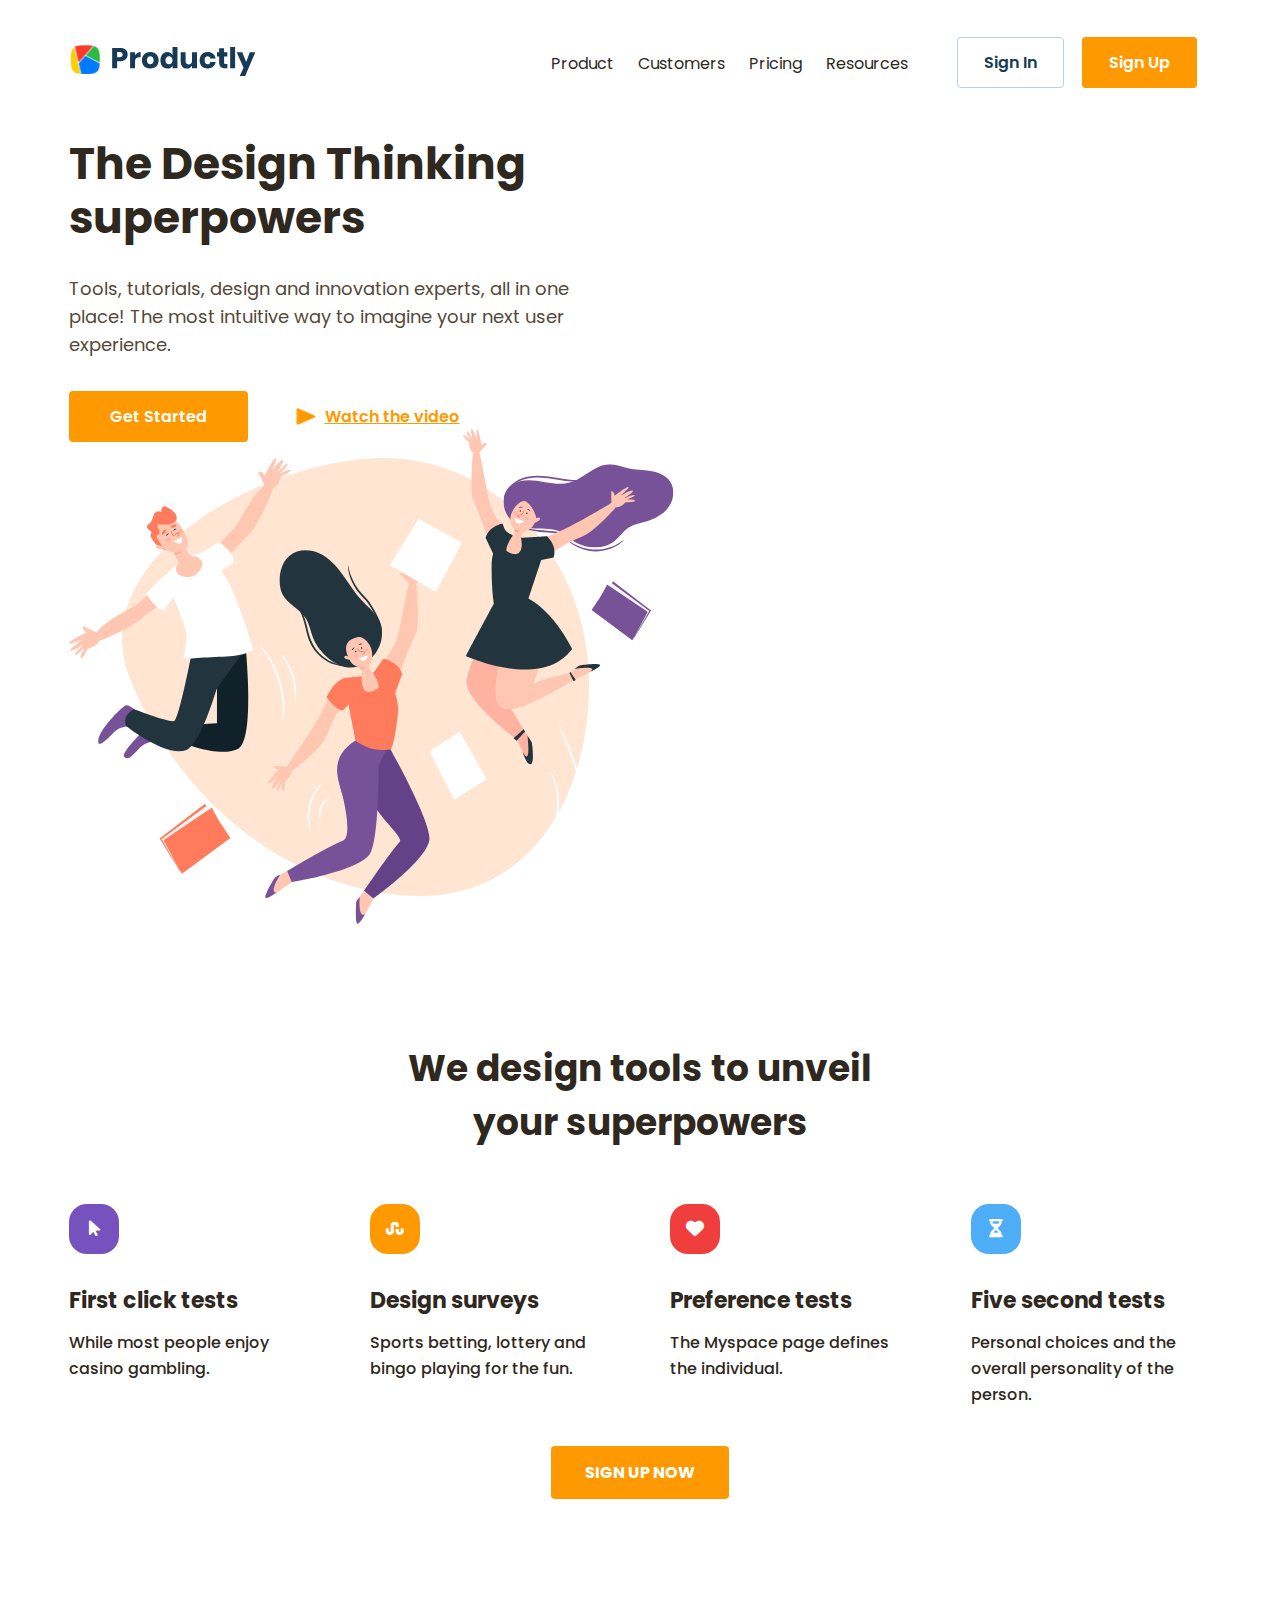
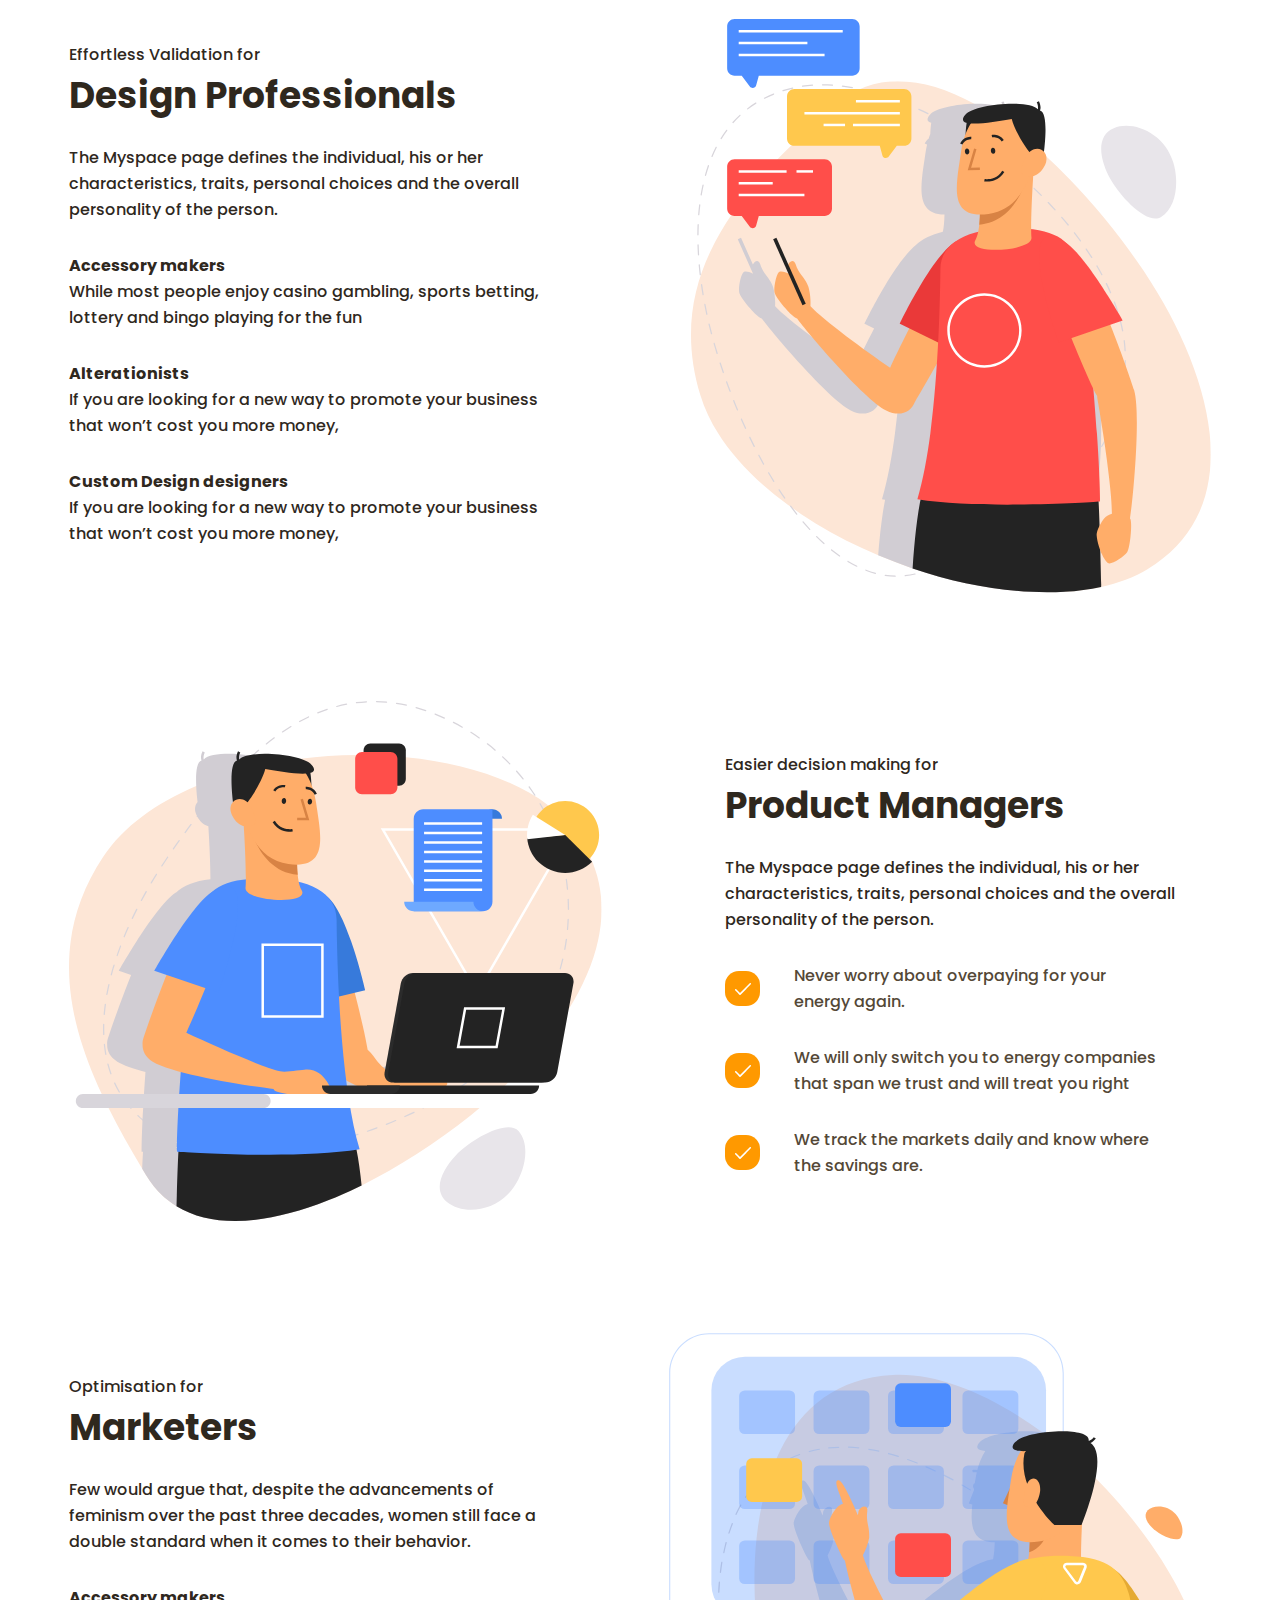
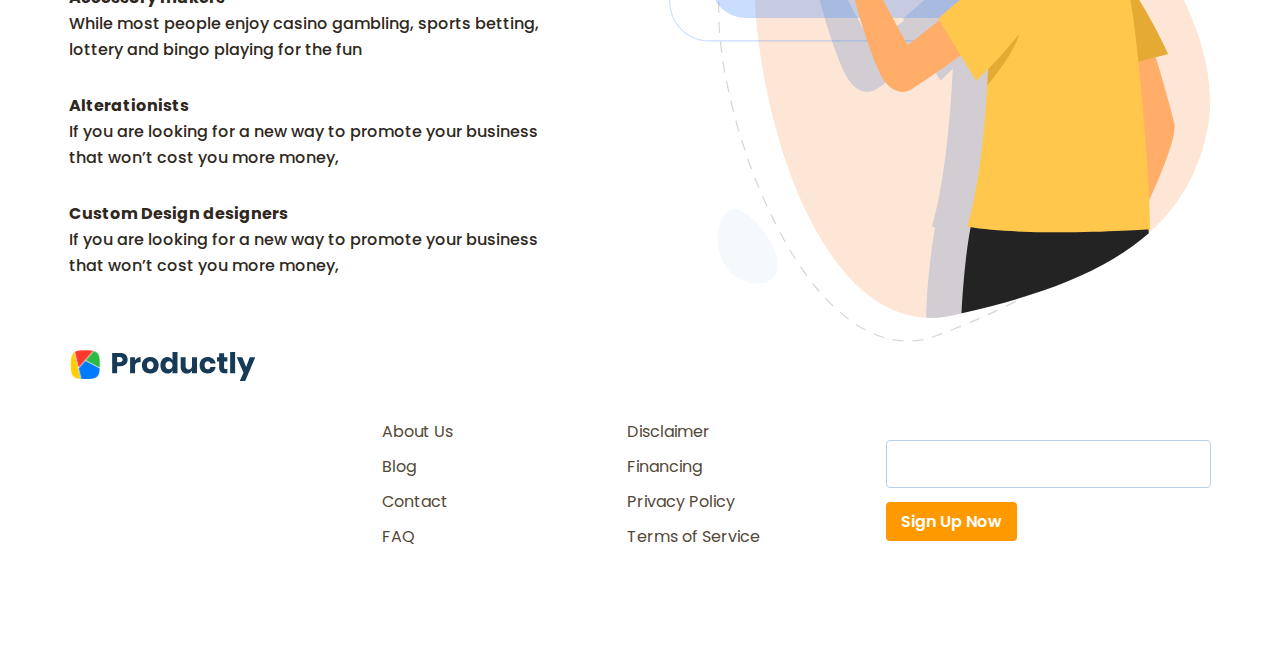
<file: index.html>
<!DOCTYPE html>
<html lang="en">

<head>
    <meta charset="UTF-8">
    <meta name="viewport" content="width=device-width, initial-scale=1.0">
    <link rel="stylesheet" href="style.css">

    <link rel="preconnect" href="https://fonts.googleapis.com">
    <link rel="preconnect" href="https://fonts.gstatic.com" crossorigin>
    <link href="https://fonts.googleapis.com/css2?family=Poppins:ital,wght@0,100;0,200;0,300;0,400;0,500;0,600;0,700;0,800;0,900;1,100;1,200;1,300;1,400;1,500;1,600;1,700;1,800;1,900&display=swap"
        rel="stylesheet">

    <link href="./assets/style/brands.css" rel="stylesheet" />
    <link href="./assets/style/fontawesome.css" rel="stylesheet" />
    <link href="/./assets/style/solid.css" rel="stylesheet" />

    <title>Productly</title>
</head>


<body>

   

    <!-- Header Section - Menu - -->
    <header class="header__section">
        <div class="container">
            <div class="header_content">
                <a class="logo" href="#">
                    <img src="assets/images/Logo.svg" alt="Company Logo">
                </a>
               
                <div class="nav_container">
                    <nav class="main_nav">
                        <ul class="main_nav_list ft-p fw-regular lh-28 main-text-color">
                            <li><a href="#">Product</a></li>
                            <li><a href="#">Customers</a></li>
                            <li><a href="#">Pricing</a></li>
                            <li><a href="#">Resources</a></li>
                        </ul>
                    </nav>


                    <div class="buttons">
                        <a class="button_header bt_b " href="#">sign in</a>
                        <a class="button_header accent" href="#">sign up</a>
                    </div>
                </div>
            </div>
        </div>
    </header>
    <main>

        <!-- Hero Section -->

        <section class="hero"> <!-- Surrounding the Hero Section -->
            <div class="container"> <!-- Container to set width of the content -->
                <div class="hero_content"> <!-- Div to center the content -->
                    <div class="text-col"> <!-- Div to set a width for the text -->
                        <h1 class="site_title">The Design Thinking superpowers</h1> <!-- H1 for the title -->
                        <p class="site_description p_hero_text_color"> <!-- p for the title description -->
                            Tools, tutorials, design and innovation experts, all in one place!
                            The most intuitive way to imagine your next user experience.
                        </p>
                        <div class="buttons"> <!-- div for th call to action buttons -->
                            <a class="button_hero accent" href="#">Get started</a> <!-- Button for "get started" -->
                            <a class="link_video underline" href="#">Watch the video</a>
                            <!-- Button for "Watch the video" -->
                        </div>
                    </div>
                    <div class="hero_col img-col"> <!-- Div to set the width for the image -->
                        <img src="./assets/images/hero_img.svg" alt="hero image">
                    </div>
                </div>
        </section>

        <!-- Feature Section -->

        <section class="feature">
            <div class="container">
                <div class="feature_content">
                    <div class="feature_header">
                        <h2 class="">We design tools to unveil your superpowers</h2>
                    </div>
                    <div class="feature_list ft-p fw-medium">
                        <div class="content_block">
                            <div class="feature_arrow feature_icon_i mb-30">
                            <i class="fa-solid fa-arrow-pointer"></i>  
                            </div>              
                            <h3 class="fs-22 mb-13">First click tests</h3>
                            <p class="fs-16 lh-26">While most people enjoy casino gambling.</p>
                        </div>
                        <div class="content_block">
                            <div class="feature_stumbleupon feature_icon_i mb-30">
                                <i class="fa-brands fa-stumbleupon"></i> 
                                </div>  
                            <h3 class="fs-22 mb-13">Design surveys</h3>
                            <p class="fs-16 lh-26">Sports betting, lottery and bingo playing for the fun.</p>
                        </div>
                        <div class="content_block">
                            <div class="feature_heart feature_icon_i mb-30">
                                <i class="fa-solid fa-heart"></i>
                                </div>
                            <h3 class="fs-22 mb-13">Preference tests</h3>
                            <p class="fs-16 lh-26">The Myspace page defines the individual.</p>
                        </div>
                        <div class="content_block">
                            <div class="feature_hourglass feature_icon_i mb-30">
                                <i class="fa-regular fa-hourglass-half"></i>
                                </div>
                            <h3 class="fs-22 mb-13">Five second tests</h3>
                            <p class="fs-16 lh-26">Personal choices and the overall personality of the person. </p>
                        </div>
                    </div>
                    <div class="buttons central">
                        <a class="button_feature accent uppercase" href="#">Sign up now</a>
                    </div>
                </div>
            </div>
        </section>

        <section class="effortless_validation">
            <div class="container">
                <div class="effortless_validation_content">
                    <div class="text-col-ev">
                        <div class="effortless_validation_header">
                            <p class="fw-medium lh-26 fs-16 ft-p">Effortless Validation for</p>
                            <h2 class="fw-bold fs-36 ft-p mb-22">Design Professionals</h2>
                        </div>
                        <p class="fw-medium lh-26 fs-16 ft-p mb-30">The Myspace page defines the individual, his or her
                            characteristics, traits, personal choices and the overall personality of the person. </p>
                        <h3 class="ft-p fw-bold fs-16 lh-26">Accessory makers</h3>
                        <p class="fw-medium lh-26 fs-16 ft-p mb-30">While most people enjoy casino gambling, sports
                            betting, lottery and bingo playing for the fun</p>
                        <h3 class="ft-p fw-bold fs-16 lh-26">Alterationists</h3>
                        <p class="fw-medium lh-26 fs-16 ft-p mb-30">If you are looking for a new way to promote your
                            business that won’t cost you more money, </p>
                        <h3 class="ft-p fw-bold fs-16 lh-26">Custom Design designers</h3>
                        <p class="fw-medium lh-26 fs-16 ft-p mb-30">If you are looking for a new way to promote your
                            business that won’t cost you more money, </p>
                    </div>

                    <div class="img-col-ev">
                        <img src="./assets/images/design_img.svg" alt="effortless_validation image">
                    </div>
                </div>
            </div>
        </section>

        <section class="product_managers">
            <div class="container">
                <div class="product_managers_content">

                    <div class="img-col-pm">
                        <img src="./assets/images/product_manager_img.svg" alt="effortless_validation image">
                    </div>
                    <div class="text-col-pm">
                        <div class="effortless_validation_header">
                            <p class="fw-medium lh-26 fs-16 ft-p">Easier decision making for</p>
                            <h2 class="fw-bold fs-36 ft-p mb-22">Product Managers</h2>
                        </div>
                        <p class="ft-p fs-16 lh-26 fw-medium mb-30">The Myspace page defines the individual, his or her
                            characteristics, traits, personal choices and the overall personality of the person.
                        </p>

                        <ul class="list ft-p fs-16 lh-26 fw-medium ">
                            <li class="list_item mb-30">
                                <span class="list_text">Never worry about overpaying for your energy again.</span>
                            </li>
                            <li class=" list_item mb-30">
                                <span class="list_text">We will only switch you to energy companies that span we trust
                                    and will treat you
                                    right</span>
                            </li>
                            <li class="list_item">
                                <span class="list_text">We track the markets daily and know where the savings
                                    are.</span>
                            </li>
                        </ul>
                    </div>
                </div>
            </div>

        </section>

        <section class="marketers">
            <div class="container">
                <div class="marketers_content">

                    <div class="text-col-ma">
                        <div class="marketers_header">
                            <p class="fw-medium lh-26 fs-16 ft-p">Optimisation for</p>
                            <h2 class="fw-bold fs-36 ft-p mb-22">Marketers</h2>
                        </div>
                        <p class="fw-medium lh-26 fs-16 ft-p mb-30">Few would argue that, despite the advancements of
                            feminism over the past three decades, women still face a double standard when it comes to
                            their behavior. </p>
                        <h3 class="ft-p fw-bold fs-16 lh-26">Accessory makers</h3>
                        <p class="fw-medium lh-26 fs-16 ft-p mb-30">While most people enjoy casino gambling, sports
                            betting, lottery and bingo playing for the fun</p>
                        <h3 class="ft-p fw-bold fs-16 lh-26">Alterationists</h3>
                        <p class="fw-medium lh-26 fs-16 ft-p mb-30">If you are looking for a new way to promote your
                            business that won’t cost you more money, </p>
                        <h3 class="ft-p fw-bold fs-16 lh-26">Custom Design designers</h3>
                        <p class="fw-medium lh-26 fs-16 ft-p mb-30">If you are looking for a new way to promote your
                            business that won’t cost you more money, </p>
                    </div>

                    <div class="img-col-ma">
                        <img src="./assets/images/marketers_img.svg" alt="marketers image">
                    </div>

                </div>
            </div>
        </section>


    </main>



</body>

<footer>
    <section class="footer_section">
        <div class="container">
            <div class="footer_content">
                <div class="footer_logo">
                    <a class="logo" href="#">
                        <img src="assets/images/Logo.svg" alt="Company Logo">
                    </a>
                </div>

                <div class="footer_list_first">
                    <ul>
                        <li><a href="#">About Us</a></li>
                        <li><a href="#">Blog</a></li>
                        <li><a href="#">Contact</a></li>
                        <li><a href="#">FAQ</a></li>
                    </ul>
                </div>
                <div class="footer_list_second">
                    <ul>
                        <li><a href="#">Disclaimer</a></li>
                        <li><a href="#">Financing</a></li>
                        <li><a href="#">Privacy Policy</a></li>
                        <li><a href="#">Terms of Service</a></li>
                    </ul>
                </div>

                <div class="footer_input">
                    <input type="text" id="input_footer" />
                    <div class="button_footer_class">
                        <a class="button_footer accent" href="#">Sign up now</a>
                    </div>
                </div>
            </div>

        </div>
    </section>


</footer>

</html>
</file>
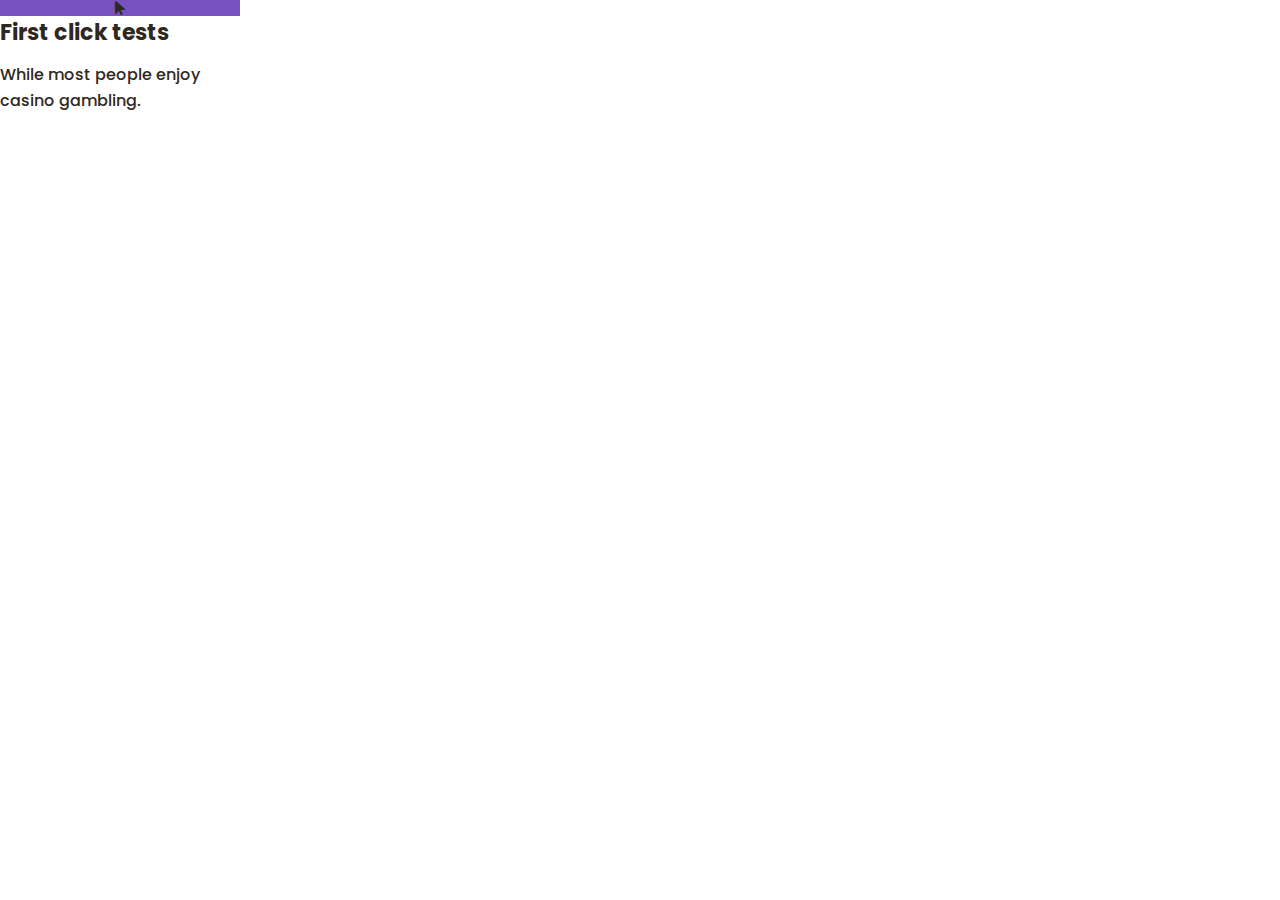
<file: fonts.html>
<!DOCTYPE html>
<html lang="en">

<head>
    <meta charset="UTF-8">
    <meta name="viewport" content="width=device-width, initial-scale=1.0">
    <link rel="stylesheet" href="style.css">

    <link rel="preconnect" href="https://fonts.googleapis.com">
    <link rel="preconnect" href="https://fonts.gstatic.com" crossorigin>
    <link href="https://fonts.googleapis.com/css2?family=Poppins:ital,wght@0,100;0,200;0,300;0,400;0,500;0,600;0,700;0,800;0,900;1,100;1,200;1,300;1,400;1,500;1,600;1,700;1,800;1,900&display=swap"
        rel="stylesheet">

    <link href="./assets/style/brands.css" rel="stylesheet" />
    <link href="./assets/style/fontawesome.css" rel="stylesheet" />
    <link href="/./assets/style/solid.css" rel="stylesheet" />

    <title>Productly</title>
</head>

<body>
    <div class="feature_list ft-p fw-medium">
        <div class="content_block">
            <div class="feature_arrow">
            <i class="fa-solid fa-arrow-pointer"></i>  
            </div>              
            <h3 class="fs-22 mb-13">First click tests</h3>
            <p class="fs-16 lh-26">While most people enjoy casino gambling.</p>
        </div>
</body>
</html>
</file>
<file: style.css>
* {
    margin: 0;
    padding: 0;
    box-sizing: border-box;
    font-family: "Poppins", sans-serif;
}

:root {

    --main_text_color: #2F281E;
    --button_color: #BCD0E5;
    --h1_color: #2F281E;
    --p_hero: #544837;
    --second_text: #FF9900;
    --button_header_text_color: #173A56;
    --cursor_purple: #7752BE;
    --icon_heart:#F03E3D;
    --icon_hourglass: #4DADF7;

}

html,
body {
    height: 100%;
    width: 100%;

    color: var(--main_text_color);

}

.container {
    width: 90%;
    max-width: 1200px;
    margin: 0 auto;
    padding: 0 5px;
    flex-wrap: wrap;
}

/*Header CSS*/

.header_content {
    display: flex;
    align-items: center;
    justify-content: space-between;
    padding: 24px 0px;
    margin-top: 20px;
    margin-bottom: 30px;

}

.img {
    width: 100%;
    display: block;

}

.logo {
    width: 200px;
}

.main_nav_list li {
    display: inline-block;

}

.main_nav_list li a {
    text-decoration: none;
    color: inherit;
    

}

.main_nav a {
    margin-right: 20px;

}

.nav_container{
    display: flex;
    justify-content:flex-end;
    gap: 29px;
 }

.bt_b {
    border: 1px solid var(--button_color);
}

.button_header {
    text-transform: capitalize;
    color: var(--button_header_text_color);
    border: 1px solid #BCD0E5;
    border-radius: 4px;
    font-weight: 600;
    padding: 13px 26px;
    font-family: "Poppins", sans-serif;
    margin-right: 14px;
}

.button_header.accent {
    background: #FF9900;
    border-color: #FF9900;
    color: #fff;
}

.buttons a {
    text-decoration: none;
}

/*Hero CSS*/

.hero {
    
    /* best way ???? */
    margin-bottom: 110px;
}

.hero_content {
    display: flex;
    align-items: center;
    justify-content: space-between;
    flex-wrap: wrap;
}

.p_hero_text_color {
    color:var(--p_hero);
}

.button_hero {
    text-transform: capitalize;
    border-radius: 4px;
    font-weight: 600;
    padding: 14px 41px;
    font-family: "Poppins", sans-serif;
    margin-right: 14px;
    margin-bottom: 90px;
}

.button_hero.accent {
    background: #FF9900;
    border-color: #FF9900;
    color: #fff;
}

.text-col {
    width: 100%;
    max-width: 500px;
}

.site_title {
    color: var(--h1_color);
    font-weight: bold;
    font-size: 44px;
    font-family: "Poppins", sans-serif;
    line-height: 54px;
    margin-bottom: 30px;
}

.site_description {
    color: var(--p_hero);
    font-family: "Poppins", sans-serif;
    font-size: 18px;
    font-weight: 400;
    line-height: 28px;
    margin-bottom: 45px; /* doesnt work  */
}

.img-col {
    width: 100%;
    max-width: 644px;
}

.underline {
    text-decoration: underline !important;
}

.link_video {
    color: var(--second_text);
    margin-left: 30px;
    font-weight: 600;
    font-size: 16px;
    font-family: "Poppins", sans-serif;
}

.link_video::before {
    content: '';
    margin-right: 8.5px;
    display: inline-block;
    margin-bottom: -3px;
    background-image: url(./assets/images/Triangle\ Copy\ 6.png);
    background-repeat: no-repeat;
    width: 20px;
    height: 17px;
    background-size: 100% 100%;
}

/*feature CSS*/

.feature_header {
    margin-bottom: 54px;
    text-align: center;
    display: flex; /* Added flexbox for centering */
    justify-content: center; /* Horizontally center the content */
    align-items: center; /* Vertically center the content */
    width: 100%; /* Ensures h2 fills available width */
    padding: 0 200px;
  }
  
  .feature_header h2 {
    font-weight: 700;
    font-size: 36px;
    line-height: 1.5; /* Adjust line-height for better spacing */
    /* No need for additional styles to break into multiple lines */
    max-width: 539px;
  }

.feature_list {
    display: flex;
    align-items: center;
    justify-content: space-between;
    flex-wrap: wrap;
    margin-bottom: 30px;
}

.feature_arrow{
    
    background-color: var(--cursor_purple);
    display: flex;
    justify-content: center;
}

.feature_stumbleupon{
    background-color: var(--second_text);
    display: flex;
    justify-content: center;
}

.feature_stumbleupon{
    background-color: var(--second_text);
    display: flex;
    justify-content: center;
}

.feature_heart{
    background-color: var(--icon_heart);
    display: flex;
    justify-content: center;
}

.feature_hourglass{
    background-color: var(--icon_hourglass);
    display: flex;
    justify-content: center;
}

.feature_icon_i {
    font-size: 18px;
    color: white;
    display: flex;
    align-items: center;
    width: 50px;
    height: 50px;
    border-radius: 18px;
 }

.button_feature {
    text-transform: capitalize;
    border-radius: 4px;
    font-weight: bold;
    padding: 14px 34px;
    font-family: "Poppins", sans-serif;
    
}

.button_feature.accent {
    background: #FF9900;
    border-color: #FF9900;
    color: #fff;
}

.content_block {
    margin-bottom: 34px;
    width: 100%;
    max-width: 240px;
    max-height: 178px;
}

.feature {
    margin-bottom: 120px;
}

.uppercase {
    text-transform: uppercase;
}

.central {
    justify-content: center;
    display: flex;
}

.ft-p {
    font-family: "Poppins", sans-serif;
}

.fw-medium {
    font-weight: 500;
}

.fw-regular {
    font-weight: 400;
}

.fw-semibold {
    font-weight: 600;
}

.fw-bold {
    font-weight: bold;
}

.fs-22 {
    font-size: 22px;
}

.fs-16 {
    font-size: 16px;
}

.fs-36 {
    font-size: 36px;
}

.mb-13 {
    margin-bottom: 13px;
}

.mb-30 {
    margin-bottom: 30px;
}

.mb-22 {
    margin-bottom: 22px;
}

.lh-26 {
    line-height: 26px;
}

.lh-28 {
    line-height: 28px;
}

.main-text-color {
    color: var(--main_text_color);
}


.effortless_validation_content {
    display: flex;
    align-items: center;
    justify-content: space-between;
    flex-wrap: wrap;
}

.effortless_validation {
    margin-bottom: 101px;
}

.text-col-ev {
    width: 100%;
    max-width: 486px;
}

.img-col-ev {
    width: 100%;
    max-width: 520px;
}

.product_managers {
    margin-bottom: 104px;
}

.product_managers_content {
    display: flex;
    align-items: center;
    justify-content: space-between;
    flex-wrap: wrap;
}

.img-col-pm {
    width: 100%;
    max-width: 532.61px;
}

.text-col-pm {
    width: 100%;
    max-width: 486px;
}


.list {
    list-style: none;
}

.list_item:before {
    content: '';
    display: inline-block;
    width: 35px;
    height: 35px;
    background-color: #FF9900;
    border-radius: 14px;
    background-image: url('[data-uri]');
    background-repeat: no-repeat;
    background-size: 16px 12px;
    background-position: center;
    margin-right: 30px;
    vertical-align: middle;
  }

  .list_text {
    display: inline-block;
    font-family: 'Poppins', Aria, sans-serif;
    color: #544837;
    font-weight: 500;
    width: 100%;
    max-width: 365px;
    font-size: 16px;
    vertical-align: middle;
  }



.img-col-ma {
    width: 100%;
    max-width: 542px;
}

.text-col-ma {
    width: 100%;
    max-width: 486px;
}

.marketers_content {
    display: flex;
    align-items: center;
    justify-content: space-between;
    flex-wrap: wrap;
}

.footer_section{
    margin-bottom: 83px;
    font-family: "Poppins", sans-serif;
    min-height: 308px;
    height: 100%;
    
}

.footer_content{
    display: flex;
    justify-content: space-between;
}

.footer_list_first{
    min-width: 118px;
    height: 205px;
    align-items: end;
    display: flex;
    font-size: 16px;
}

.footer_list_second{
    min-width: 131px;
    height: 205px;
    align-items: end;
    display: flex;
    font-size: 16px;
    
}

.footer_list_first li a,
.footer_list_second li a {
    text-decoration: none;
    color: var(--p_hero);
    line-height: 35px;
}

.footer_list_first ul,
.footer_list_second ul {
    list-style-type: none;
}


.footer_input{
    display: flex; /* Enable flexbox */
    flex-direction: column; /* Stack elements vertically */
    justify-content: end;  
    margin-bottom: 20px;
       
}

#input_footer{
    height: 48px;
    width: 325px;
    border: 1px solid var(--button_color);
    border-radius: 4px;
}

.button_footer {
    text-transform: capitalize;
    border-radius: 4px;
    font-weight: 600;
    padding: 8px 15px;  
    text-decoration: none;  
}

.accent{
    background: #FF9900;
    border-color: #FF9900;
    color: #fff;
}

.button_footer_class{
    margin-top: 21px;
}
</file>
<file: assets/style/brands.css>
/*!
 * Font Awesome Free 6.5.2 by @fontawesome - https://fontawesome.com
 * License - https://fontawesome.com/license/free (Icons: CC BY 4.0, Fonts: SIL OFL 1.1, Code: MIT License)
 * Copyright 2024 Fonticons, Inc.
 */
:root, :host {
  --fa-style-family-brands: 'Font Awesome 6 Brands';
  --fa-font-brands: normal 400 1em/1 'Font Awesome 6 Brands'; }

@font-face {
  font-family: 'Font Awesome 6 Brands';
  font-style: normal;
  font-weight: 400;
  font-display: block;
  src: url("../fonts/fa/fa-brands-400.woff2") format("woff2"), url("../fonts/fa/fa-brands-400.ttf") format("truetype"); }

.fab,
.fa-brands {
  font-weight: 400; }

.fa-monero:before {
  content: "\f3d0"; }

.fa-hooli:before {
  content: "\f427"; }

.fa-yelp:before {
  content: "\f1e9"; }

.fa-cc-visa:before {
  content: "\f1f0"; }

.fa-lastfm:before {
  content: "\f202"; }

.fa-shopware:before {
  content: "\f5b5"; }

.fa-creative-commons-nc:before {
  content: "\f4e8"; }

.fa-aws:before {
  content: "\f375"; }

.fa-redhat:before {
  content: "\f7bc"; }

.fa-yoast:before {
  content: "\f2b1"; }

.fa-cloudflare:before {
  content: "\e07d"; }

.fa-ups:before {
  content: "\f7e0"; }

.fa-pixiv:before {
  content: "\e640"; }

.fa-wpexplorer:before {
  content: "\f2de"; }

.fa-dyalog:before {
  content: "\f399"; }

.fa-bity:before {
  content: "\f37a"; }

.fa-stackpath:before {
  content: "\f842"; }

.fa-buysellads:before {
  content: "\f20d"; }

.fa-first-order:before {
  content: "\f2b0"; }

.fa-modx:before {
  content: "\f285"; }

.fa-guilded:before {
  content: "\e07e"; }

.fa-vnv:before {
  content: "\f40b"; }

.fa-square-js:before {
  content: "\f3b9"; }

.fa-js-square:before {
  content: "\f3b9"; }

.fa-microsoft:before {
  content: "\f3ca"; }

.fa-qq:before {
  content: "\f1d6"; }

.fa-orcid:before {
  content: "\f8d2"; }

.fa-java:before {
  content: "\f4e4"; }

.fa-invision:before {
  content: "\f7b0"; }

.fa-creative-commons-pd-alt:before {
  content: "\f4ed"; }

.fa-centercode:before {
  content: "\f380"; }

.fa-glide-g:before {
  content: "\f2a6"; }

.fa-drupal:before {
  content: "\f1a9"; }

.fa-jxl:before {
  content: "\e67b"; }

.fa-hire-a-helper:before {
  content: "\f3b0"; }

.fa-creative-commons-by:before {
  content: "\f4e7"; }

.fa-unity:before {
  content: "\e049"; }

.fa-whmcs:before {
  content: "\f40d"; }

.fa-rocketchat:before {
  content: "\f3e8"; }

.fa-vk:before {
  content: "\f189"; }

.fa-untappd:before {
  content: "\f405"; }

.fa-mailchimp:before {
  content: "\f59e"; }

.fa-css3-alt:before {
  content: "\f38b"; }

.fa-square-reddit:before {
  content: "\f1a2"; }

.fa-reddit-square:before {
  content: "\f1a2"; }

.fa-vimeo-v:before {
  content: "\f27d"; }

.fa-contao:before {
  content: "\f26d"; }

.fa-square-font-awesome:before {
  content: "\e5ad"; }

.fa-deskpro:before {
  content: "\f38f"; }

.fa-brave:before {
  content: "\e63c"; }

.fa-sistrix:before {
  content: "\f3ee"; }

.fa-square-instagram:before {
  content: "\e055"; }

.fa-instagram-square:before {
  content: "\e055"; }

.fa-battle-net:before {
  content: "\f835"; }

.fa-the-red-yeti:before {
  content: "\f69d"; }

.fa-square-hacker-news:before {
  content: "\f3af"; }

.fa-hacker-news-square:before {
  content: "\f3af"; }

.fa-edge:before {
  content: "\f282"; }

.fa-threads:before {
  content: "\e618"; }

.fa-napster:before {
  content: "\f3d2"; }

.fa-square-snapchat:before {
  content: "\f2ad"; }

.fa-snapchat-square:before {
  content: "\f2ad"; }

.fa-google-plus-g:before {
  content: "\f0d5"; }

.fa-artstation:before {
  content: "\f77a"; }

.fa-markdown:before {
  content: "\f60f"; }

.fa-sourcetree:before {
  content: "\f7d3"; }

.fa-google-plus:before {
  content: "\f2b3"; }

.fa-diaspora:before {
  content: "\f791"; }

.fa-foursquare:before {
  content: "\f180"; }

.fa-stack-overflow:before {
  content: "\f16c"; }

.fa-github-alt:before {
  content: "\f113"; }

.fa-phoenix-squadron:before {
  content: "\f511"; }

.fa-pagelines:before {
  content: "\f18c"; }

.fa-algolia:before {
  content: "\f36c"; }

.fa-red-river:before {
  content: "\f3e3"; }

.fa-creative-commons-sa:before {
  content: "\f4ef"; }

.fa-safari:before {
  content: "\f267"; }

.fa-google:before {
  content: "\f1a0"; }

.fa-square-font-awesome-stroke:before {
  content: "\f35c"; }

.fa-font-awesome-alt:before {
  content: "\f35c"; }

.fa-atlassian:before {
  content: "\f77b"; }

.fa-linkedin-in:before {
  content: "\f0e1"; }

.fa-digital-ocean:before {
  content: "\f391"; }

.fa-nimblr:before {
  content: "\f5a8"; }

.fa-chromecast:before {
  content: "\f838"; }

.fa-evernote:before {
  content: "\f839"; }

.fa-hacker-news:before {
  content: "\f1d4"; }

.fa-creative-commons-sampling:before {
  content: "\f4f0"; }

.fa-adversal:before {
  content: "\f36a"; }

.fa-creative-commons:before {
  content: "\f25e"; }

.fa-watchman-monitoring:before {
  content: "\e087"; }

.fa-fonticons:before {
  content: "\f280"; }

.fa-weixin:before {
  content: "\f1d7"; }

.fa-shirtsinbulk:before {
  content: "\f214"; }

.fa-codepen:before {
  content: "\f1cb"; }

.fa-git-alt:before {
  content: "\f841"; }

.fa-lyft:before {
  content: "\f3c3"; }

.fa-rev:before {
  content: "\f5b2"; }

.fa-windows:before {
  content: "\f17a"; }

.fa-wizards-of-the-coast:before {
  content: "\f730"; }

.fa-square-viadeo:before {
  content: "\f2aa"; }

.fa-viadeo-square:before {
  content: "\f2aa"; }

.fa-meetup:before {
  content: "\f2e0"; }

.fa-centos:before {
  content: "\f789"; }

.fa-adn:before {
  content: "\f170"; }

.fa-cloudsmith:before {
  content: "\f384"; }

.fa-opensuse:before {
  content: "\e62b"; }

.fa-pied-piper-alt:before {
  content: "\f1a8"; }

.fa-square-dribbble:before {
  content: "\f397"; }

.fa-dribbble-square:before {
  content: "\f397"; }

.fa-codiepie:before {
  content: "\f284"; }

.fa-node:before {
  content: "\f419"; }

.fa-mix:before {
  content: "\f3cb"; }

.fa-steam:before {
  content: "\f1b6"; }

.fa-cc-apple-pay:before {
  content: "\f416"; }

.fa-scribd:before {
  content: "\f28a"; }

.fa-debian:before {
  content: "\e60b"; }

.fa-openid:before {
  content: "\f19b"; }

.fa-instalod:before {
  content: "\e081"; }

.fa-expeditedssl:before {
  content: "\f23e"; }

.fa-sellcast:before {
  content: "\f2da"; }

.fa-square-twitter:before {
  content: "\f081"; }

.fa-twitter-square:before {
  content: "\f081"; }

.fa-r-project:before {
  content: "\f4f7"; }

.fa-delicious:before {
  content: "\f1a5"; }

.fa-freebsd:before {
  content: "\f3a4"; }

.fa-vuejs:before {
  content: "\f41f"; }

.fa-accusoft:before {
  content: "\f369"; }

.fa-ioxhost:before {
  content: "\f208"; }

.fa-fonticons-fi:before {
  content: "\f3a2"; }

.fa-app-store:before {
  content: "\f36f"; }

.fa-cc-mastercard:before {
  content: "\f1f1"; }

.fa-itunes-note:before {
  content: "\f3b5"; }

.fa-golang:before {
  content: "\e40f"; }

.fa-kickstarter:before {
  content: "\f3bb"; }

.fa-square-kickstarter:before {
  content: "\f3bb"; }

.fa-grav:before {
  content: "\f2d6"; }

.fa-weibo:before {
  content: "\f18a"; }

.fa-uncharted:before {
  content: "\e084"; }

.fa-firstdraft:before {
  content: "\f3a1"; }

.fa-square-youtube:before {
  content: "\f431"; }

.fa-youtube-square:before {
  content: "\f431"; }

.fa-wikipedia-w:before {
  content: "\f266"; }

.fa-wpressr:before {
  content: "\f3e4"; }

.fa-rendact:before {
  content: "\f3e4"; }

.fa-angellist:before {
  content: "\f209"; }

.fa-galactic-republic:before {
  content: "\f50c"; }

.fa-nfc-directional:before {
  content: "\e530"; }

.fa-skype:before {
  content: "\f17e"; }

.fa-joget:before {
  content: "\f3b7"; }

.fa-fedora:before {
  content: "\f798"; }

.fa-stripe-s:before {
  content: "\f42a"; }

.fa-meta:before {
  content: "\e49b"; }

.fa-laravel:before {
  content: "\f3bd"; }

.fa-hotjar:before {
  content: "\f3b1"; }

.fa-bluetooth-b:before {
  content: "\f294"; }

.fa-square-letterboxd:before {
  content: "\e62e"; }

.fa-sticker-mule:before {
  content: "\f3f7"; }

.fa-creative-commons-zero:before {
  content: "\f4f3"; }

.fa-hips:before {
  content: "\f452"; }

.fa-behance:before {
  content: "\f1b4"; }

.fa-reddit:before {
  content: "\f1a1"; }

.fa-discord:before {
  content: "\f392"; }

.fa-chrome:before {
  content: "\f268"; }

.fa-app-store-ios:before {
  content: "\f370"; }

.fa-cc-discover:before {
  content: "\f1f2"; }

.fa-wpbeginner:before {
  content: "\f297"; }

.fa-confluence:before {
  content: "\f78d"; }

.fa-shoelace:before {
  content: "\e60c"; }

.fa-mdb:before {
  content: "\f8ca"; }

.fa-dochub:before {
  content: "\f394"; }

.fa-accessible-icon:before {
  content: "\f368"; }

.fa-ebay:before {
  content: "\f4f4"; }

.fa-amazon:before {
  content: "\f270"; }

.fa-unsplash:before {
  content: "\e07c"; }

.fa-yarn:before {
  content: "\f7e3"; }

.fa-square-steam:before {
  content: "\f1b7"; }

.fa-steam-square:before {
  content: "\f1b7"; }

.fa-500px:before {
  content: "\f26e"; }

.fa-square-vimeo:before {
  content: "\f194"; }

.fa-vimeo-square:before {
  content: "\f194"; }

.fa-asymmetrik:before {
  content: "\f372"; }

.fa-font-awesome:before {
  content: "\f2b4"; }

.fa-font-awesome-flag:before {
  content: "\f2b4"; }

.fa-font-awesome-logo-full:before {
  content: "\f2b4"; }

.fa-gratipay:before {
  content: "\f184"; }

.fa-apple:before {
  content: "\f179"; }

.fa-hive:before {
  content: "\e07f"; }

.fa-gitkraken:before {
  content: "\f3a6"; }

.fa-keybase:before {
  content: "\f4f5"; }

.fa-apple-pay:before {
  content: "\f415"; }

.fa-padlet:before {
  content: "\e4a0"; }

.fa-amazon-pay:before {
  content: "\f42c"; }

.fa-square-github:before {
  content: "\f092"; }

.fa-github-square:before {
  content: "\f092"; }

.fa-stumbleupon:before {
  content: "\f1a4"; }

.fa-fedex:before {
  content: "\f797"; }

.fa-phoenix-framework:before {
  content: "\f3dc"; }

.fa-shopify:before {
  content: "\e057"; }

.fa-neos:before {
  content: "\f612"; }

.fa-square-threads:before {
  content: "\e619"; }

.fa-hackerrank:before {
  content: "\f5f7"; }

.fa-researchgate:before {
  content: "\f4f8"; }

.fa-swift:before {
  content: "\f8e1"; }

.fa-angular:before {
  content: "\f420"; }

.fa-speakap:before {
  content: "\f3f3"; }

.fa-angrycreative:before {
  content: "\f36e"; }

.fa-y-combinator:before {
  content: "\f23b"; }

.fa-empire:before {
  content: "\f1d1"; }

.fa-envira:before {
  content: "\f299"; }

.fa-google-scholar:before {
  content: "\e63b"; }

.fa-square-gitlab:before {
  content: "\e5ae"; }

.fa-gitlab-square:before {
  content: "\e5ae"; }

.fa-studiovinari:before {
  content: "\f3f8"; }

.fa-pied-piper:before {
  content: "\f2ae"; }

.fa-wordpress:before {
  content: "\f19a"; }

.fa-product-hunt:before {
  content: "\f288"; }

.fa-firefox:before {
  content: "\f269"; }

.fa-linode:before {
  content: "\f2b8"; }

.fa-goodreads:before {
  content: "\f3a8"; }

.fa-square-odnoklassniki:before {
  content: "\f264"; }

.fa-odnoklassniki-square:before {
  content: "\f264"; }

.fa-jsfiddle:before {
  content: "\f1cc"; }

.fa-sith:before {
  content: "\f512"; }

.fa-themeisle:before {
  content: "\f2b2"; }

.fa-page4:before {
  content: "\f3d7"; }

.fa-hashnode:before {
  content: "\e499"; }

.fa-react:before {
  content: "\f41b"; }

.fa-cc-paypal:before {
  content: "\f1f4"; }

.fa-squarespace:before {
  content: "\f5be"; }

.fa-cc-stripe:before {
  content: "\f1f5"; }

.fa-creative-commons-share:before {
  content: "\f4f2"; }

.fa-bitcoin:before {
  content: "\f379"; }

.fa-keycdn:before {
  content: "\f3ba"; }

.fa-opera:before {
  content: "\f26a"; }

.fa-itch-io:before {
  content: "\f83a"; }

.fa-umbraco:before {
  content: "\f8e8"; }

.fa-galactic-senate:before {
  content: "\f50d"; }

.fa-ubuntu:before {
  content: "\f7df"; }

.fa-draft2digital:before {
  content: "\f396"; }

.fa-stripe:before {
  content: "\f429"; }

.fa-houzz:before {
  content: "\f27c"; }

.fa-gg:before {
  content: "\f260"; }

.fa-dhl:before {
  content: "\f790"; }

.fa-square-pinterest:before {
  content: "\f0d3"; }

.fa-pinterest-square:before {
  content: "\f0d3"; }

.fa-xing:before {
  content: "\f168"; }

.fa-blackberry:before {
  content: "\f37b"; }

.fa-creative-commons-pd:before {
  content: "\f4ec"; }

.fa-playstation:before {
  content: "\f3df"; }

.fa-quinscape:before {
  content: "\f459"; }

.fa-less:before {
  content: "\f41d"; }

.fa-blogger-b:before {
  content: "\f37d"; }

.fa-opencart:before {
  content: "\f23d"; }

.fa-vine:before {
  content: "\f1ca"; }

.fa-signal-messenger:before {
  content: "\e663"; }

.fa-paypal:before {
  content: "\f1ed"; }

.fa-gitlab:before {
  content: "\f296"; }

.fa-typo3:before {
  content: "\f42b"; }

.fa-reddit-alien:before {
  content: "\f281"; }

.fa-yahoo:before {
  content: "\f19e"; }

.fa-dailymotion:before {
  content: "\e052"; }

.fa-affiliatetheme:before {
  content: "\f36b"; }

.fa-pied-piper-pp:before {
  content: "\f1a7"; }

.fa-bootstrap:before {
  content: "\f836"; }

.fa-odnoklassniki:before {
  content: "\f263"; }

.fa-nfc-symbol:before {
  content: "\e531"; }

.fa-mintbit:before {
  content: "\e62f"; }

.fa-ethereum:before {
  content: "\f42e"; }

.fa-speaker-deck:before {
  content: "\f83c"; }

.fa-creative-commons-nc-eu:before {
  content: "\f4e9"; }

.fa-patreon:before {
  content: "\f3d9"; }

.fa-avianex:before {
  content: "\f374"; }

.fa-ello:before {
  content: "\f5f1"; }

.fa-gofore:before {
  content: "\f3a7"; }

.fa-bimobject:before {
  content: "\f378"; }

.fa-brave-reverse:before {
  content: "\e63d"; }

.fa-facebook-f:before {
  content: "\f39e"; }

.fa-square-google-plus:before {
  content: "\f0d4"; }

.fa-google-plus-square:before {
  content: "\f0d4"; }

.fa-web-awesome:before {
  content: "\e682"; }

.fa-mandalorian:before {
  content: "\f50f"; }

.fa-first-order-alt:before {
  content: "\f50a"; }

.fa-osi:before {
  content: "\f41a"; }

.fa-google-wallet:before {
  content: "\f1ee"; }

.fa-d-and-d-beyond:before {
  content: "\f6ca"; }

.fa-periscope:before {
  content: "\f3da"; }

.fa-fulcrum:before {
  content: "\f50b"; }

.fa-cloudscale:before {
  content: "\f383"; }

.fa-forumbee:before {
  content: "\f211"; }

.fa-mizuni:before {
  content: "\f3cc"; }

.fa-schlix:before {
  content: "\f3ea"; }

.fa-square-xing:before {
  content: "\f169"; }

.fa-xing-square:before {
  content: "\f169"; }

.fa-bandcamp:before {
  content: "\f2d5"; }

.fa-wpforms:before {
  content: "\f298"; }

.fa-cloudversify:before {
  content: "\f385"; }

.fa-usps:before {
  content: "\f7e1"; }

.fa-megaport:before {
  content: "\f5a3"; }

.fa-magento:before {
  content: "\f3c4"; }

.fa-spotify:before {
  content: "\f1bc"; }

.fa-optin-monster:before {
  content: "\f23c"; }

.fa-fly:before {
  content: "\f417"; }

.fa-aviato:before {
  content: "\f421"; }

.fa-itunes:before {
  content: "\f3b4"; }

.fa-cuttlefish:before {
  content: "\f38c"; }

.fa-blogger:before {
  content: "\f37c"; }

.fa-flickr:before {
  content: "\f16e"; }

.fa-viber:before {
  content: "\f409"; }

.fa-soundcloud:before {
  content: "\f1be"; }

.fa-digg:before {
  content: "\f1a6"; }

.fa-tencent-weibo:before {
  content: "\f1d5"; }

.fa-letterboxd:before {
  content: "\e62d"; }

.fa-symfony:before {
  content: "\f83d"; }

.fa-maxcdn:before {
  content: "\f136"; }

.fa-etsy:before {
  content: "\f2d7"; }

.fa-facebook-messenger:before {
  content: "\f39f"; }

.fa-audible:before {
  content: "\f373"; }

.fa-think-peaks:before {
  content: "\f731"; }

.fa-bilibili:before {
  content: "\e3d9"; }

.fa-erlang:before {
  content: "\f39d"; }

.fa-x-twitter:before {
  content: "\e61b"; }

.fa-cotton-bureau:before {
  content: "\f89e"; }

.fa-dashcube:before {
  content: "\f210"; }

.fa-42-group:before {
  content: "\e080"; }

.fa-innosoft:before {
  content: "\e080"; }

.fa-stack-exchange:before {
  content: "\f18d"; }

.fa-elementor:before {
  content: "\f430"; }

.fa-square-pied-piper:before {
  content: "\e01e"; }

.fa-pied-piper-square:before {
  content: "\e01e"; }

.fa-creative-commons-nd:before {
  content: "\f4eb"; }

.fa-palfed:before {
  content: "\f3d8"; }

.fa-superpowers:before {
  content: "\f2dd"; }

.fa-resolving:before {
  content: "\f3e7"; }

.fa-xbox:before {
  content: "\f412"; }

.fa-square-web-awesome-stroke:before {
  content: "\e684"; }

.fa-searchengin:before {
  content: "\f3eb"; }

.fa-tiktok:before {
  content: "\e07b"; }

.fa-square-facebook:before {
  content: "\f082"; }

.fa-facebook-square:before {
  content: "\f082"; }

.fa-renren:before {
  content: "\f18b"; }

.fa-linux:before {
  content: "\f17c"; }

.fa-glide:before {
  content: "\f2a5"; }

.fa-linkedin:before {
  content: "\f08c"; }

.fa-hubspot:before {
  content: "\f3b2"; }

.fa-deploydog:before {
  content: "\f38e"; }

.fa-twitch:before {
  content: "\f1e8"; }

.fa-ravelry:before {
  content: "\f2d9"; }

.fa-mixer:before {
  content: "\e056"; }

.fa-square-lastfm:before {
  content: "\f203"; }

.fa-lastfm-square:before {
  content: "\f203"; }

.fa-vimeo:before {
  content: "\f40a"; }

.fa-mendeley:before {
  content: "\f7b3"; }

.fa-uniregistry:before {
  content: "\f404"; }

.fa-figma:before {
  content: "\f799"; }

.fa-creative-commons-remix:before {
  content: "\f4ee"; }

.fa-cc-amazon-pay:before {
  content: "\f42d"; }

.fa-dropbox:before {
  content: "\f16b"; }

.fa-instagram:before {
  content: "\f16d"; }

.fa-cmplid:before {
  content: "\e360"; }

.fa-upwork:before {
  content: "\e641"; }

.fa-facebook:before {
  content: "\f09a"; }

.fa-gripfire:before {
  content: "\f3ac"; }

.fa-jedi-order:before {
  content: "\f50e"; }

.fa-uikit:before {
  content: "\f403"; }

.fa-fort-awesome-alt:before {
  content: "\f3a3"; }

.fa-phabricator:before {
  content: "\f3db"; }

.fa-ussunnah:before {
  content: "\f407"; }

.fa-earlybirds:before {
  content: "\f39a"; }

.fa-trade-federation:before {
  content: "\f513"; }

.fa-autoprefixer:before {
  content: "\f41c"; }

.fa-whatsapp:before {
  content: "\f232"; }

.fa-square-upwork:before {
  content: "\e67c"; }

.fa-slideshare:before {
  content: "\f1e7"; }

.fa-google-play:before {
  content: "\f3ab"; }

.fa-viadeo:before {
  content: "\f2a9"; }

.fa-line:before {
  content: "\f3c0"; }

.fa-google-drive:before {
  content: "\f3aa"; }

.fa-servicestack:before {
  content: "\f3ec"; }

.fa-simplybuilt:before {
  content: "\f215"; }

.fa-bitbucket:before {
  content: "\f171"; }

.fa-imdb:before {
  content: "\f2d8"; }

.fa-deezer:before {
  content: "\e077"; }

.fa-raspberry-pi:before {
  content: "\f7bb"; }

.fa-jira:before {
  content: "\f7b1"; }

.fa-docker:before {
  content: "\f395"; }

.fa-screenpal:before {
  content: "\e570"; }

.fa-bluetooth:before {
  content: "\f293"; }

.fa-gitter:before {
  content: "\f426"; }

.fa-d-and-d:before {
  content: "\f38d"; }

.fa-microblog:before {
  content: "\e01a"; }

.fa-cc-diners-club:before {
  content: "\f24c"; }

.fa-gg-circle:before {
  content: "\f261"; }

.fa-pied-piper-hat:before {
  content: "\f4e5"; }

.fa-kickstarter-k:before {
  content: "\f3bc"; }

.fa-yandex:before {
  content: "\f413"; }

.fa-readme:before {
  content: "\f4d5"; }

.fa-html5:before {
  content: "\f13b"; }

.fa-sellsy:before {
  content: "\f213"; }

.fa-square-web-awesome:before {
  content: "\e683"; }

.fa-sass:before {
  content: "\f41e"; }

.fa-wirsindhandwerk:before {
  content: "\e2d0"; }

.fa-wsh:before {
  content: "\e2d0"; }

.fa-buromobelexperte:before {
  content: "\f37f"; }

.fa-salesforce:before {
  content: "\f83b"; }

.fa-octopus-deploy:before {
  content: "\e082"; }

.fa-medapps:before {
  content: "\f3c6"; }

.fa-ns8:before {
  content: "\f3d5"; }

.fa-pinterest-p:before {
  content: "\f231"; }

.fa-apper:before {
  content: "\f371"; }

.fa-fort-awesome:before {
  content: "\f286"; }

.fa-waze:before {
  content: "\f83f"; }

.fa-bluesky:before {
  content: "\e671"; }

.fa-cc-jcb:before {
  content: "\f24b"; }

.fa-snapchat:before {
  content: "\f2ab"; }

.fa-snapchat-ghost:before {
  content: "\f2ab"; }

.fa-fantasy-flight-games:before {
  content: "\f6dc"; }

.fa-rust:before {
  content: "\e07a"; }

.fa-wix:before {
  content: "\f5cf"; }

.fa-square-behance:before {
  content: "\f1b5"; }

.fa-behance-square:before {
  content: "\f1b5"; }

.fa-supple:before {
  content: "\f3f9"; }

.fa-webflow:before {
  content: "\e65c"; }

.fa-rebel:before {
  content: "\f1d0"; }

.fa-css3:before {
  content: "\f13c"; }

.fa-staylinked:before {
  content: "\f3f5"; }

.fa-kaggle:before {
  content: "\f5fa"; }

.fa-space-awesome:before {
  content: "\e5ac"; }

.fa-deviantart:before {
  content: "\f1bd"; }

.fa-cpanel:before {
  content: "\f388"; }

.fa-goodreads-g:before {
  content: "\f3a9"; }

.fa-square-git:before {
  content: "\f1d2"; }

.fa-git-square:before {
  content: "\f1d2"; }

.fa-square-tumblr:before {
  content: "\f174"; }

.fa-tumblr-square:before {
  content: "\f174"; }

.fa-trello:before {
  content: "\f181"; }

.fa-creative-commons-nc-jp:before {
  content: "\f4ea"; }

.fa-get-pocket:before {
  content: "\f265"; }

.fa-perbyte:before {
  content: "\e083"; }

.fa-grunt:before {
  content: "\f3ad"; }

.fa-weebly:before {
  content: "\f5cc"; }

.fa-connectdevelop:before {
  content: "\f20e"; }

.fa-leanpub:before {
  content: "\f212"; }

.fa-black-tie:before {
  content: "\f27e"; }

.fa-themeco:before {
  content: "\f5c6"; }

.fa-python:before {
  content: "\f3e2"; }

.fa-android:before {
  content: "\f17b"; }

.fa-bots:before {
  content: "\e340"; }

.fa-free-code-camp:before {
  content: "\f2c5"; }

.fa-hornbill:before {
  content: "\f592"; }

.fa-js:before {
  content: "\f3b8"; }

.fa-ideal:before {
  content: "\e013"; }

.fa-git:before {
  content: "\f1d3"; }

.fa-dev:before {
  content: "\f6cc"; }

.fa-sketch:before {
  content: "\f7c6"; }

.fa-yandex-international:before {
  content: "\f414"; }

.fa-cc-amex:before {
  content: "\f1f3"; }

.fa-uber:before {
  content: "\f402"; }

.fa-github:before {
  content: "\f09b"; }

.fa-php:before {
  content: "\f457"; }

.fa-alipay:before {
  content: "\f642"; }

.fa-youtube:before {
  content: "\f167"; }

.fa-skyatlas:before {
  content: "\f216"; }

.fa-firefox-browser:before {
  content: "\e007"; }

.fa-replyd:before {
  content: "\f3e6"; }

.fa-suse:before {
  content: "\f7d6"; }

.fa-jenkins:before {
  content: "\f3b6"; }

.fa-twitter:before {
  content: "\f099"; }

.fa-rockrms:before {
  content: "\f3e9"; }

.fa-pinterest:before {
  content: "\f0d2"; }

.fa-buffer:before {
  content: "\f837"; }

.fa-npm:before {
  content: "\f3d4"; }

.fa-yammer:before {
  content: "\f840"; }

.fa-btc:before {
  content: "\f15a"; }

.fa-dribbble:before {
  content: "\f17d"; }

.fa-stumbleupon-circle:before {
  content: "\f1a3"; }

.fa-internet-explorer:before {
  content: "\f26b"; }

.fa-stubber:before {
  content: "\e5c7"; }

.fa-telegram:before {
  content: "\f2c6"; }

.fa-telegram-plane:before {
  content: "\f2c6"; }

.fa-old-republic:before {
  content: "\f510"; }

.fa-odysee:before {
  content: "\e5c6"; }

.fa-square-whatsapp:before {
  content: "\f40c"; }

.fa-whatsapp-square:before {
  content: "\f40c"; }

.fa-node-js:before {
  content: "\f3d3"; }

.fa-edge-legacy:before {
  content: "\e078"; }

.fa-slack:before {
  content: "\f198"; }

.fa-slack-hash:before {
  content: "\f198"; }

.fa-medrt:before {
  content: "\f3c8"; }

.fa-usb:before {
  content: "\f287"; }

.fa-tumblr:before {
  content: "\f173"; }

.fa-vaadin:before {
  content: "\f408"; }

.fa-quora:before {
  content: "\f2c4"; }

.fa-square-x-twitter:before {
  content: "\e61a"; }

.fa-reacteurope:before {
  content: "\f75d"; }

.fa-medium:before {
  content: "\f23a"; }

.fa-medium-m:before {
  content: "\f23a"; }

.fa-amilia:before {
  content: "\f36d"; }

.fa-mixcloud:before {
  content: "\f289"; }

.fa-flipboard:before {
  content: "\f44d"; }

.fa-viacoin:before {
  content: "\f237"; }

.fa-critical-role:before {
  content: "\f6c9"; }

.fa-sitrox:before {
  content: "\e44a"; }

.fa-discourse:before {
  content: "\f393"; }

.fa-joomla:before {
  content: "\f1aa"; }

.fa-mastodon:before {
  content: "\f4f6"; }

.fa-airbnb:before {
  content: "\f834"; }

.fa-wolf-pack-battalion:before {
  content: "\f514"; }

.fa-buy-n-large:before {
  content: "\f8a6"; }

.fa-gulp:before {
  content: "\f3ae"; }

.fa-creative-commons-sampling-plus:before {
  content: "\f4f1"; }

.fa-strava:before {
  content: "\f428"; }

.fa-ember:before {
  content: "\f423"; }

.fa-canadian-maple-leaf:before {
  content: "\f785"; }

.fa-teamspeak:before {
  content: "\f4f9"; }

.fa-pushed:before {
  content: "\f3e1"; }

.fa-wordpress-simple:before {
  content: "\f411"; }

.fa-nutritionix:before {
  content: "\f3d6"; }

.fa-wodu:before {
  content: "\e088"; }

.fa-google-pay:before {
  content: "\e079"; }

.fa-intercom:before {
  content: "\f7af"; }

.fa-zhihu:before {
  content: "\f63f"; }

.fa-korvue:before {
  content: "\f42f"; }

.fa-pix:before {
  content: "\e43a"; }

.fa-steam-symbol:before {
  content: "\f3f6"; }
</file>
<file: assets/style/solid.css>
/*!
 * Font Awesome Free 6.5.2 by @fontawesome - https://fontawesome.com
 * License - https://fontawesome.com/license/free (Icons: CC BY 4.0, Fonts: SIL OFL 1.1, Code: MIT License)
 * Copyright 2024 Fonticons, Inc.
 */
:root, :host {
  --fa-style-family-classic: 'Font Awesome 6 Free';
  --fa-font-solid: normal 900 1em/1 'Font Awesome 6 Free'; }

@font-face {
  font-family: 'Font Awesome 6 Free';
  font-style: normal;
  font-weight: 900;
  font-display: block;
  src: url("../fonts/fa/fa-solid-900.woff2") format("woff2"), url("../fonts/fa/fa-solid-900.ttf") format("truetype"); }

.fas,
.fa-solid {
  font-weight: 900; }
</file>
